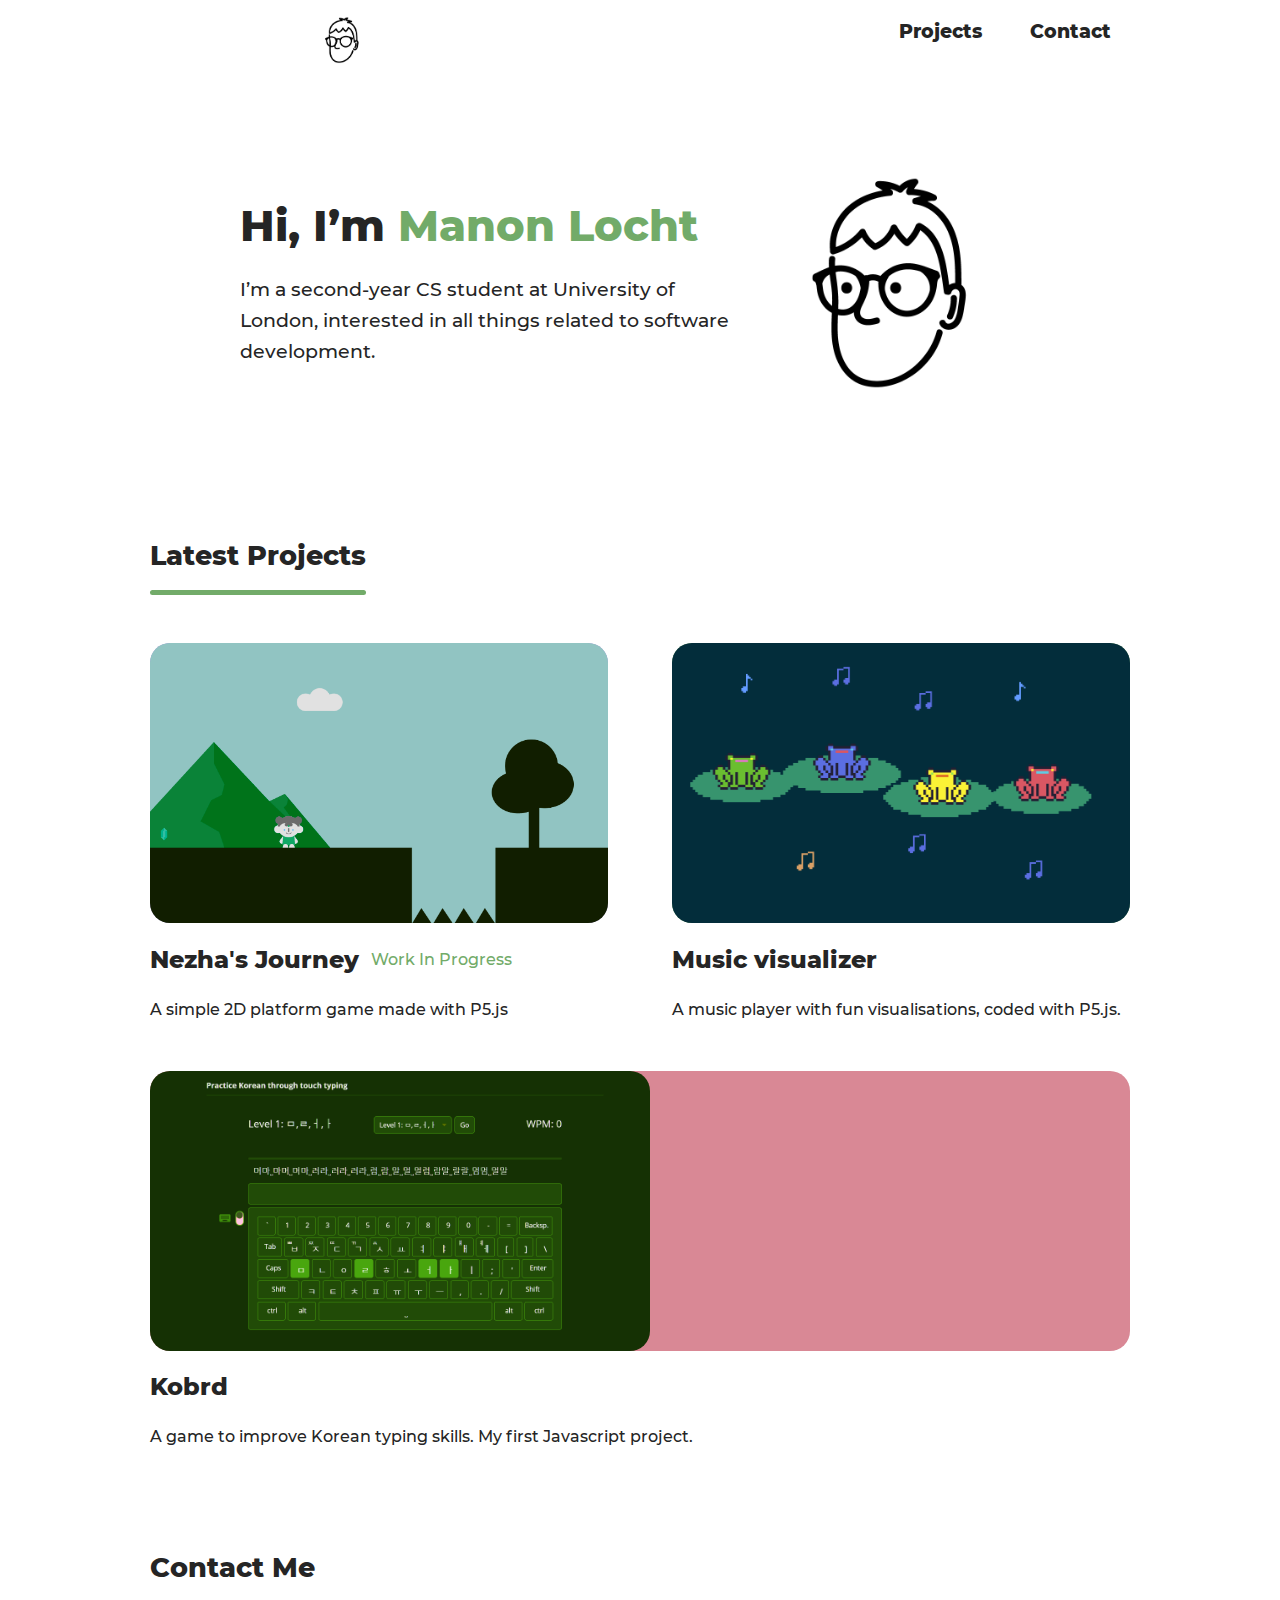
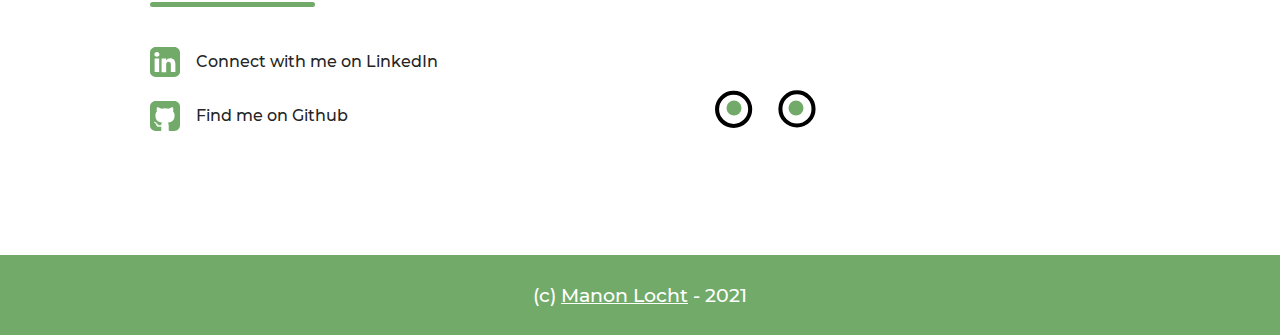
<file: index.html>
<!DOCTYPE html>
<html lang="en">
  <head>
    <link rel="stylesheet" href="./styles.css" />

    <script src="./googly-eyes.js" defer></script>
    <meta charset="UTF-8" />
    <meta http-equiv="X-UA-Compatible" content="IE=edge" />
    <meta name="viewport" content="width=device-width, initial-scale=1.0" />
    <link rel="shortcut icon" href="/favicon.ico" type="image/x-icon" />
    <link rel="icon" href="./resources/favicon.ico" type="image/x-icon" />
    <meta
      name="description"
      content="I’m a second-year CS student at University of London, interested in
              all things related to software development."
    />
    <!-- social media card -->
    <meta property="og:title" content="Software Developer | Manon Locht" />
    <meta
      property="og:description"
      content="Second-year CS student at University of London, interested in
              all things related to software development."
    />
    <meta
      property="og:image"
      content="https://www.manon.codes/resources/sns-card.png"
    />
    <meta property="og:url" content="https://www.manon.codes" />
    <meta property="og:type" content="website" />
    <!-- twitter card -->
    <meta name="twitter:card" content="summary_large_image" />
    <meta name="twitter:site" content="@partimecat" />
    <meta name="twitter:title" content="Software Developer | Manon Locht" />
    <meta
      name="twitter:description"
      content="Interested in all things related to web development"
    />
    <meta
      name="twitter:image"
      content="https://www.manon.codes/resources/sns-card.png"
    />

    <title>Software Developer | Manon Locht</title>
  </head>
  <body>
    <main class="main">
      <header class="header">
        <div class="header__content row">
          <div class="header__logo">
            <a href="/"
              ><img
                src=""
                srcset="
                  ./resources/hx5lPaXD.png 710w,
                  ./resources/nav-logo.png 100w
                "
                sizes="(min-width: 600px) 30vw, 20vw"
                alt="header logo"
                class="header__logo-img"
            /></a>
          </div>
          <a href="#" class="toggle-nav">
            <img class="test" src="./resources/menu.svg" alt="" />
          </a>
          <nav class="nav row">
            <ul class="nav__list row">
              <li class="nav__list-item">
                <a class="nav__link" href="#projects">Projects</a>
              </li>
              <li class="nav__list-item">
                <a class="nav__link" href="#contact">Contact</a>
              </li>
            </ul>
          </nav>
        </div>
      </header>
      <section class="hero">
        <div class="hero__content row">
          <div class="projects__content-txt">
            <h1 class="hero__title">
              Hi, I’m <span class="secondary-color">Manon Locht</span>
            </h1>
            <p class="hero__text">
              I’m a second-year CS student at University of London, interested in
              all things related to software development.
            </p>
          </div>
          <img
            class="hero__img"
            srcset="
              ./resources/hero-pic.png     710w,
              ./resources/hero-pic_300.png 300w
            "
            sizes="(min-width: 600px) 30vw, 40vw"
            alt="Website logo"
          />
        </div>
      </section>
      <section class="projects">
        <div class="projects__title">
          <h2 class="projects__title-text" id="projects">Latest Projects</h2>
          <div class="line secondary-color"></div>
        </div>
        <div class="projects__content row">
          <div class="project__card animate">
            <div class="gif-on-hover nezha">
              <img
                class="project__img"
                loading="lazy"
                srcset="
                  ./resources/Nezhas-journey.png     1792w,
                  ./resources/Nezhas-journey_500.png  500w
                "
                sizes="(min-width: 600px) 50vw, 90vw"
                alt="A screenshot from 2D platform game Nezha's Journey"
              />
            </div>
            <h3 class="project__title">
              Nezha's Journey<span class="wip">Work In Progress</span>
            </h3>

            <p class="project__text">
              A simple 2D platform game made with P5.js
            </p>
          </div>
          <div class="project__card">
            <div class="gif-on-hover viz">
              <img
                loading="lazy"
                srcset="
                  ./resources/music-visualizer.png     1168w,
                  ./resources/music-visualizer_500.png  500w
                "
                sizes="(min-width: 600px) 50vw, 90vw"
                alt="A screenshot from the frogs visualisation inside the music visualizer"
                class="project__img"
              />
            </div>
            <h3 class="project__title">
              <a
                href="https://nuooooooooooo.github.io/usertesting/"
                rel="noopener noreferrer"
                target="_blank"
                >Music visualizer</a
              >
            </h3>
            <p class="project__text">
              A music player with fun visualisations, coded with P5.js.
            </p>
          </div>
        </div>
          <div class="project__card">
            <div class="gif-on-hover kobrd">
              <img
                loading="lazy"
                srcset="
                  ./resources/kobrd.png     1474w,
                  ./resources/kobrd_500.png  500w
                "
                sizes="(min-width: 600px) 50vw, 90vw"
                alt="A screenshot from Korean typing app Kobrd"
                class="project__img"
              />
            </div>
            <h3 class="project__title">
              <a
                href="https://nuooooooooooo.github.io/Kobrd/"
                rel="noopener noreferrer"
                target="_blank"
                >Kobrd</a
              >
            </h3>
            <p class="project__text">
              A game to improve Korean typing skills. My first Javascript
              project.
            </p>
          </div>
   
      </section>
      <section class="contacts">
        <div class="contacts__title">
          <h2 class="contacts__title-text" id="contact">Contact Me</h2>
          <div class="line secondary-color"></div>
        </div>
        <div class="contacts__content row">
          <ul class="contacts__list">
            <li class="contacts__list-item row">
              <svg
                xmlns="http://www.w3.org/2000/svg"
                width="30px"
                height="30px"
                viewBox="0 0 438.5 438.5"
                class="svg"
              >
                <path
                  d="M414.4 24.1C398.3 8 379 0 356.3 0H82.2C59.6 0 40.2 8 24.1 24.1 8 40.2 0 59.6 0 82.2v274.1c0 22.6 8 42 24.1 58.1 16.1 16.1 35.5 24.1 58.1 24.1h274.1c22.6 0 42-8 58.1-24.1 16.1-16.1 24.1-35.5 24.1-58.1V82.2C438.5 59.6 430.5 40.2 414.4 24.1zM133.6 367.2H67.7V169h66V367.2zM127.6 132.3c-6.9 6.6-15.9 9.9-27.1 9.9h-0.3c-10.8 0-19.6-3.3-26.4-9.9 -6.8-6.6-10.1-14.7-10.1-24.4 0-9.9 3.5-18.1 10.4-24.6 7-6.5 15.9-9.7 27-9.7 11 0 19.9 3.2 26.6 9.7 6.7 6.5 10.1 14.7 10.3 24.6C137.9 117.6 134.5 125.8 127.6 132.3zM370.9 367.2h-66v-105.9c0-29.9-11-44.8-33.1-44.8 -8.4 0-15.4 2.3-21.1 7 -5.7 4.7-10 10.3-12.8 17 -1.3 3.4-2 8.8-2 16v110.8h-66c0.6-119.5 0.6-185.6 0-198.1h66v28c13.9-21.7 33.6-32.5 59.1-32.5 22.8 0 41.2 7.5 55.1 22.6 13.9 15 20.8 37.2 20.8 66.5v113.6H370.9z"
                />
              </svg>
              <a
                href="https://www.linkedin.com/in/manon-locht/"
                target="_blank"
                rel="noopener noreferrer"
                class="contacts__link"
                >Connect with me on LinkedIn</a
              >
            </li>
            <li class="contacts__list-item row">
              <svg
                xmlns="http://www.w3.org/2000/svg"
                width="30px"
                height="30px"
                viewBox="0 0 438.5 438.5"
                class="svg"
              >
                <path
                  d="M158.2 352.6c-3 0.6-4.4 2-4 4.3 0.4 2.3 2.1 3 5.1 2.3 3-0.8 4.4-2.1 4-4C162.9 353.1 161.2 352.2 158.2 352.6z"
                />
                <path
                  d="M141.9 354.9c-3 0-4.6 1-4.6 3.1 0 2.5 1.6 3.5 4.9 3.1 3 0 4.6-1 4.6-3.1C146.8 355.6 145.1 354.5 141.9 354.9z"
                />
                <path
                  d="M119.6 354c-0.8 2.1 0.5 3.5 3.7 4.3 2.9 1.1 4.7 0.6 5.4-1.7 0.6-2.1-0.7-3.6-3.7-4.6C122.2 351.3 120.4 351.9 119.6 354z"
                />
                <path
                  d="M414.4 24.1C398.3 8 379 0 356.3 0H82.2C59.6 0 40.2 8 24.1 24.1 8 40.2 0 59.6 0 82.2v274.1c0 22.7 8 42 24.1 58.1 16.1 16.1 35.5 24.1 58.1 24.1h64c4.2 0 7.3-0.1 9.4-0.4 2.1-0.3 4.2-1.5 6.3-3.7 2.1-2.2 3.1-5.4 3.1-9.6 0-0.6 0-7-0.1-19.4 -0.1-12.4-0.1-22.2-0.1-29.4l-6.6 1.1c-4.2 0.8-9.5 1.1-15.8 1 -6.4-0.1-13-0.8-19.8-2 -6.9-1.2-13.2-4.1-19.1-8.6 -5.9-4.5-10.1-10.3-12.6-17.6l-2.9-6.6c-1.9-4.4-4.9-9.2-9-14.6 -4.1-5.3-8.2-8.9-12.4-10.9l-2-1.4c-1.3-1-2.6-2.1-3.7-3.4 -1.1-1.3-2-2.7-2.6-4 -0.6-1.3-0.1-2.4 1.4-3.3 1.5-0.9 4.3-1.3 8.3-1.3l5.7 0.9c3.8 0.8 8.5 3 14.1 6.9 5.6 3.8 10.2 8.8 13.8 14.8 4.4 7.8 9.7 13.8 15.8 17.8 6.2 4.1 12.4 6.1 18.7 6.1s11.7-0.5 16.3-1.4c4.6-1 8.8-2.4 12.8-4.3 1.7-12.8 6.4-22.6 14-29.4 -10.8-1.1-20.6-2.9-29.3-5.1 -8.7-2.3-17.6-6-26.8-11.1 -9.2-5.1-16.9-11.5-23-19.1 -6.1-7.6-11.1-17.6-15-30 -3.9-12.4-5.9-26.7-5.9-42.8 0-23 7.5-42.6 22.6-58.8 -7-17.3-6.4-36.7 2-58.2 5.5-1.7 13.7-0.4 24.6 3.9 10.9 4.3 18.8 8 23.8 11 5 3 9.1 5.6 12.1 7.7 17.7-4.9 36-7.4 54.8-7.4 18.8 0 37.1 2.5 54.8 7.4l10.8-6.9c7.4-4.6 16.2-8.8 26.3-12.6 10.1-3.8 17.8-4.9 23.1-3.1 8.6 21.5 9.3 40.9 2.3 58.2 15 16.2 22.6 35.8 22.6 58.8 0 16.2-2 30.5-5.9 43 -3.9 12.5-8.9 22.5-15.1 30 -6.2 7.5-13.9 13.8-23.1 19 -9.2 5.1-18.2 8.9-26.8 11.1 -8.7 2.3-18.4 4-29.3 5.1 9.9 8.6 14.8 22.1 14.8 40.5v68.2c0 3.2 0.5 5.9 1.4 7.9 1 2 2.5 3.4 4.6 4.1 2.1 0.8 3.9 1.2 5.6 1.4 1.6 0.2 3.9 0.3 7 0.3h64c22.6 0 42-8 58.1-24.1 16.1-16.1 24.1-35.5 24.1-58.1V82.2C438.5 59.6 430.5 40.2 414.4 24.1z"
                />
                <path
                  d="M86.8 319.2c-1.3 0.9-1.1 2.5 0.6 4.6 1.9 1.9 3.4 2.2 4.6 0.9 1.3-0.9 1.1-2.5-0.6-4.6C89.5 318.3 87.9 318 86.8 319.2z"
                />
                <path
                  d="M77.4 312.1c-0.6 1.3 0.1 2.5 2 3.4 1.5 1 2.8 0.8 3.7-0.6 0.6-1.3-0.1-2.5-2-3.4C79.2 310.9 77.9 311.1 77.4 312.1z"
                />
                <path
                  d="M95.6 330.3c-1.7 0.9-1.7 2.7 0 5.1 1.7 2.5 3.3 3.1 4.9 2 1.7-1.3 1.7-3.1 0-5.4C99 329.6 97.4 329 95.6 330.3z"
                />
                <path
                  d="M105.6 343.2c-1.7 1.5-1.3 3.3 1.1 5.4 2.3 2.3 4.2 2.6 5.7 0.8 1.5-1.5 1.1-3.3-1.1-5.4C109.1 341.8 107.2 341.5 105.6 343.2z"
                />
              </svg>

              <a
                href="https://github.com/nuooooooooooo"
                target="_blank"
                class="contacts__link"
                rel="noopener noreferrer"
                >Find me on Github</a
              >
            </li>
          </ul>
          <div class="face">
            <img src="./resources/eyes-without-pupils.svg" />
            <div class="iris iris-left">
              <div></div>
            </div>
            <div class="iris iris-right">
              <div></div>
            </div>
          </div>
        </div>
      </section>
    </main>
    <footer class="footer row">
      <p class="source secondary-color">
        (c)
        <a
          href="https://github.com/nuooooooooooo/portfolio"
          rel="noopener noreferrer"
          target="_blank"
          >Manon Locht</a
        >
        - 2021
      </p>
    </footer>
    <script src="./app.js"></script>
  </body>
</html>

<!-- <div>Icons made by <a href="https://www.flaticon.com/authors/dave-gandy" title="Dave Gandy">Dave Gandy</a> from <a href="https://www.flaticon.com/" title="Flaticon">www.flaticon.com</a></div> -->
</file>
<file: styles.css>
/* =============
Typography
================ */

/* bold */
@font-face {
  font-family: "Montserrat";
  src: url("[data-uri]")
    format("woff2");
  font-weight: 800;
  font-style: normal;
}

@font-face {
  font-family: "Montserrat";
  src: url("[data-uri]")
    format("woff2");
  font-weight: 500;
  font-style: normal;
}

/* =============
General settings
================ */

html {
  box-sizing: border-box;
  height: 100%;
}

*,
*::before,
*::after {
  box-sizing: inherit;
  margin: 0;
  padding: 0;
}

body {
  color: var(--main-color);
  font-family: "Montserrat", sans-serif;
  line-height: 1.6;
  font-weight: 500;
  min-height: 100%;
  display: flex;
  flex-direction: column;
}

:root {
  --main-color: #252525;
  --secondary-color: #5c5c5c;
}

img {
  max-width: 100%;
  display: block;
}

.row {
  display: flex;
  flex-direction: column;
}

/* ===========
Layout and stuff
============== */

.secondary-color {
  color: var(--secondary-color);
}

body {
  overflow-x: hidden; /* so no scrollbar appears when using menu on mobile*/
  font-size: 1.2rem;
}

main {
  width: 85%;
  max-width: 980px;
  margin: 0 auto;
}

header {
  height: 5rem;
}

.header__content {
  flex-direction: row;
  justify-content: space-between;
  height: inherit;
}
.header__logo {
  align-self: center;
}
.header__logo-img {
  width: 2.5rem;
  justify-self: center;
  align-self: center;
}

.nav__list {
  height: 3rem;
  align-self: center;
  left: 50;
  top: 50%;
  list-style: none;
}

.nav__list-item {
  margin-bottom: 1em;
}

.nav__list-item a {
  color: white;
  font-weight: 800;
  text-decoration: none;
}

nav {
  background-color: var(--secondary-color);
  height: 100%;
  justify-content: center;
  width: 100vw;
  position: fixed;
  right: -100vw;
  z-index: 2;
  top: 0;
  transition: transform ease-in-out 0.5s;
}

.open {
  transform: translate(-100vw, 0);
}

.toggle-nav {
  position: sticky;
  top: 0;
  right: 0;
  padding: 24px;
  text-decoration: none;
  color: var(--main-color);
  z-index: 3;
}

.toggle-nav img {
  display: inline;
}

.toggle-nav img {
  margin-right: 5px;
  vertical-align: middle;
}

section {
  padding: 3rem 0;
}

h1 {
  font-size: 2.25rem;
  line-height: 1.2;
  margin-bottom: 1.4rem;
}

.hero__content {
  margin: 0 auto;
  align-items: center;
  max-width: 800px;
}

.hero__img {
  width: 50%;
  margin-top: 1rem;
  margin-left: auto;
}

h2 {
  font-size: 1.1rem;

  margin-bottom: 0.8rem;
}

.projects__title,
.contacts__title {
  display: inline-block;
}

.line {
  width: 100%;
  height: 5px;
  border-radius: 100px;
  background-color: var(--secondary-color);
}

.project__card {
  margin-top: 3rem;
}

.project__img {
  width: 500px;
  height: 280px;
  object-fit: cover;
  border-radius: 20px;
}

h3 {
  font-size: 1.1rem;
  margin: 1.1rem 0;

  display: flex;
}

h3 a {
  color: var(--main-color);
  text-decoration: none;
}
h3 a:hover {
  color: var(--secondary-color);
}

.project__text {
  font-size: 1rem;
}

.wip {
  align-self: center;
  margin-left: 0.75rem;
  color: var(--secondary-color);
  font-weight: 400;
  font-size: 1rem;
}

.animate:hover .wip {
  animation: jump 1s;
}
.gif-on-hover:hover img {
  transition: 0.5s;
  opacity: 0;
}

.gif-on-hover.nezha:hover {
  background-image: url(./resources/nezha-animated-2.gif);
}
.gif-on-hover.kobrd:hover {
  background-image: url(./resources/kobrd-animated-1.gif);
}

.gif-on-hover {
  border-radius: 20px;
  background-size: cover;
  background-position: center;
  background-color: var(--secondary-color);
}

@keyframes jump {
  0% {
    transform: translateY(0px);
  }
  25% {
    transform: translateY(-10px);
  }

  50% {
    transform: translateY(0);
  }

  75% {
    transform: translateY(-5px);
  }
  100% {
    transform: translateY(0px);
  }
}

.contacts__list {
  margin-top: 2.5rem;
  list-style: none;
}

.contacts__list-item {
  flex-direction: row;
  align-items: center;
  margin-bottom: 1.5rem;
}

.contacts__link {
  font-size: 1rem;
  text-decoration: none;
  color: var(--main-color);
  position: relative;
}

.contacts__link::after {
  content: "";
  position: absolute;
  left: 0;
  bottom: 0;
  width: 100%;
  height: 3px;
  background-color: var(--secondary-color);
  transform-origin: right;
  transform: scaleX(0);
  transition: transform 0.25s ease-in;
}

.contacts__link:hover::after {
  transform: scaleX(1);
  transform-origin: left;
}

.contacts__link:hover {
  color: var(--secondary-color);
}

.footer {
  align-items: center;
  justify-content: center;
  height: 5rem;
  color: white;
  background-color: var(--secondary-color);
}

.source,
.source a {
  color: inherit;
}

.svg {
  fill: var(--secondary-color);
  margin-right: 1rem;
}

.face {
  position: relative;
  display: none;
  flex: 1;
}

div.iris {
  position: absolute;
  top: 101px;
  left: 94px;
}

div.iris-right {
  left: 156px;
}

div.iris div {
  position: relative;
  top: 0;
  left: 0;
  width: 15px;
  height: 15px;
  background-color: var(--secondary-color);
  border-radius: 100%;
  transform: translate(-50%, -50%);
}

@media (min-width: 700px) {
  .contacts__list {
    flex: 1;
  }

  .face {
    display: block;
  }

  .project__card + .project__card {
    margin-left: 4rem;
  }

  .row {
    flex-direction: row;
  }

  h1 {
    font-size: 2.7rem;
  }

  .hero__img {
    width: min(80%, 300px);
  }

  h2 {
    font-size: 1.7rem;
  }

  h3 {
    font-size: 1.5rem;
  }

  .toggle-nav {
    display: none;
  }

  nav {
    position: static;
    display: block;
    background-color: white;
  }

  .header__content {
    justify-content: space-between;
    align-items: center;
  }

  .header__logo-img {
    width: min(30%, 65px);
  }

  .nav {
    width: 250px;
    align-items: center;
  }

  .nav__list-item {
    display: block;
    align-items: center;
  }

  .nav__list-item + .nav__list-item {
    margin-left: 3rem;
  }

  .nav__list-item a {
    color: var(--main-color);
  }
  .nav__list-item a:hover {
    color: var(--secondary-color);
  }
} ;
</file>
